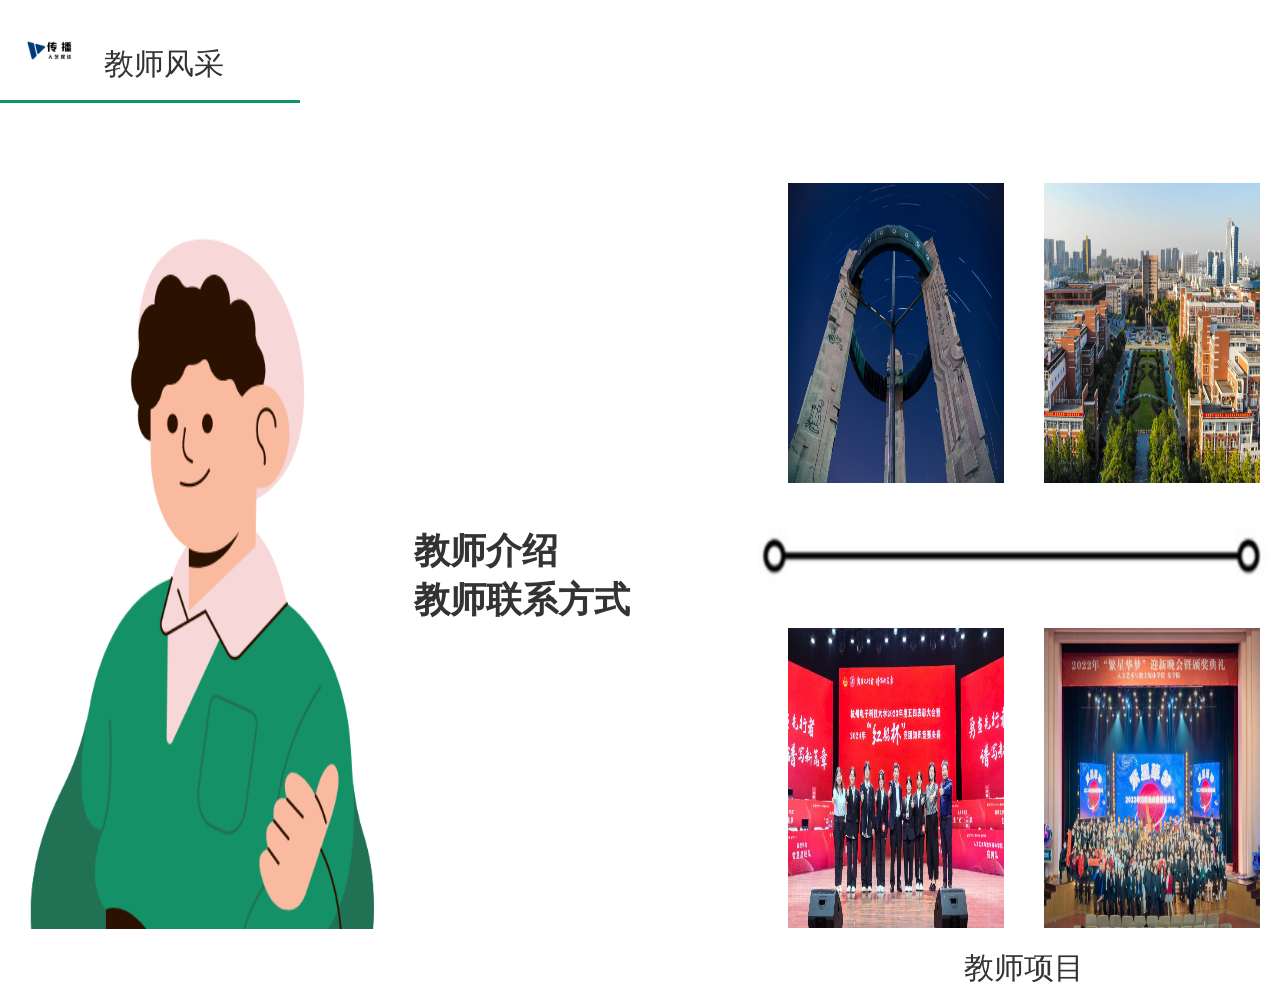
<file: 网站/page.html>
<!DOCTYPE html>
<html lang="en">

<head>
    <meta charset="UTF-8">
    <meta name="viewport" content="width=device-width, initial-scale=1.0">
    <title>Document</title>
    <link rel="stylesheet" href="css/style.css">
    <style>
        image {
            vertical-align: middle;
        }
    </style>
</head>

<body>
    <div>
        <div style="width: 300px;border-bottom: 3px solid #149167;">
            <img src="./img/蓝色隔断三角形服装公司logo创意服饰中文logo.png" alt="" width="100px">
            <p style="display: inline-block;font-size: 30px;font-weight: 500;transform: translateY(20px);">教师风采</p>
        </div>
    </div>
    <div style="display: flex;padding-top: 60px;align-items: center;justify-content: space-between;width: 100%;">
        <img src="./img/未命名的设计.png" alt="" style="width: 30%;height: 705px;">
        <div style="padding: 0 30px;width: 30%;">
            <p style="font-size: 36px;font-weight: 700;">教师介绍</p>
            <p style="font-size: 36px;font-weight: 700;">教师联系方式</p>
        </div>
        <div style="display: flex;width: 40%;flex-wrap: wrap;" class="myjieshao">
            <img src="./img/WechatIMG58c11769ad43440c3fd406398f8d1ee4.jpeg" alt="">
            <img src="./img/WechatIMG6e4caa39700ac3fef612c52a660bdabc.jpeg" alt="">
            <img src="./img/xian.png" alt="" style="width: 100%;height: 65px;margin-left: -10px;">
            <img src="./img/WechatIMG286.jpg" alt="">
            <img src="./img/WechatIMG29.jpeg" alt="">
            <p style="font-size: 30px;font-weight: 500;text-align: center;width: 100%;">教师项目</p>
        </div>
    </div>

</body>

</html>
</file>
<file: 网站/css/style.css>
* {
    margin: 0;
    padding: 0;
    box-sizing: border-box;
}

/* 重置样式代码 */
body {
    font-family: "Helvetica Neue", Helvetica, "PingFang SC", "Hiragino Sans GB", "Microsoft YaHei", "微软雅黑", Arial, sans-serif;
    font-size: 14px;
    color: #333;
    -webkit-font-smoothing: antialiased;
}

a {
    color: #666;
    text-decoration: none;
}

ul,
ol {
    list-style: none;
}

img {
    vertical-align: middle;
}

.clearfix::after {
    content: "";
    display: block;
    clear: both;
    height: 0;
    visibility: hidden;
    overflow: hidden;
    font-size: 0;
    line-height: 0;
    width: 0;
    height: 0;
}

button {
    outline: none;
}

.layui-carousel img {
    width: 100%;
}

.layui-carousel {
    height: 600px !important;
    width: 90% !important;
}

.xun {
    border: 0 solid #eee;
    border-radius: 30px;
    padding: 15px 0;
    font-size: 24px;
    font-weight: 700;
    background-color: #5db4a5;
    width: calc(100% + 100px);
    margin-top: 20px;
    margin-left: -80px;
}

.mybox {
    margin: 0 auto;
    width: 70%;
}

.mybox1 img {
    width: 300px;
    height: 300px;
}

.mybox1 {
    display: flex;
    justify-content: space-between;
}

.myjieshao img {
    height: 300px;
    margin: 20px;
    width: calc(50% - 40px);
}

.pos {
    position: absolute;
    height: 1000px;
    width: 200px;
    background-color: #5db4a5;
    right: 0;
    top: 900px;
}
</file>
